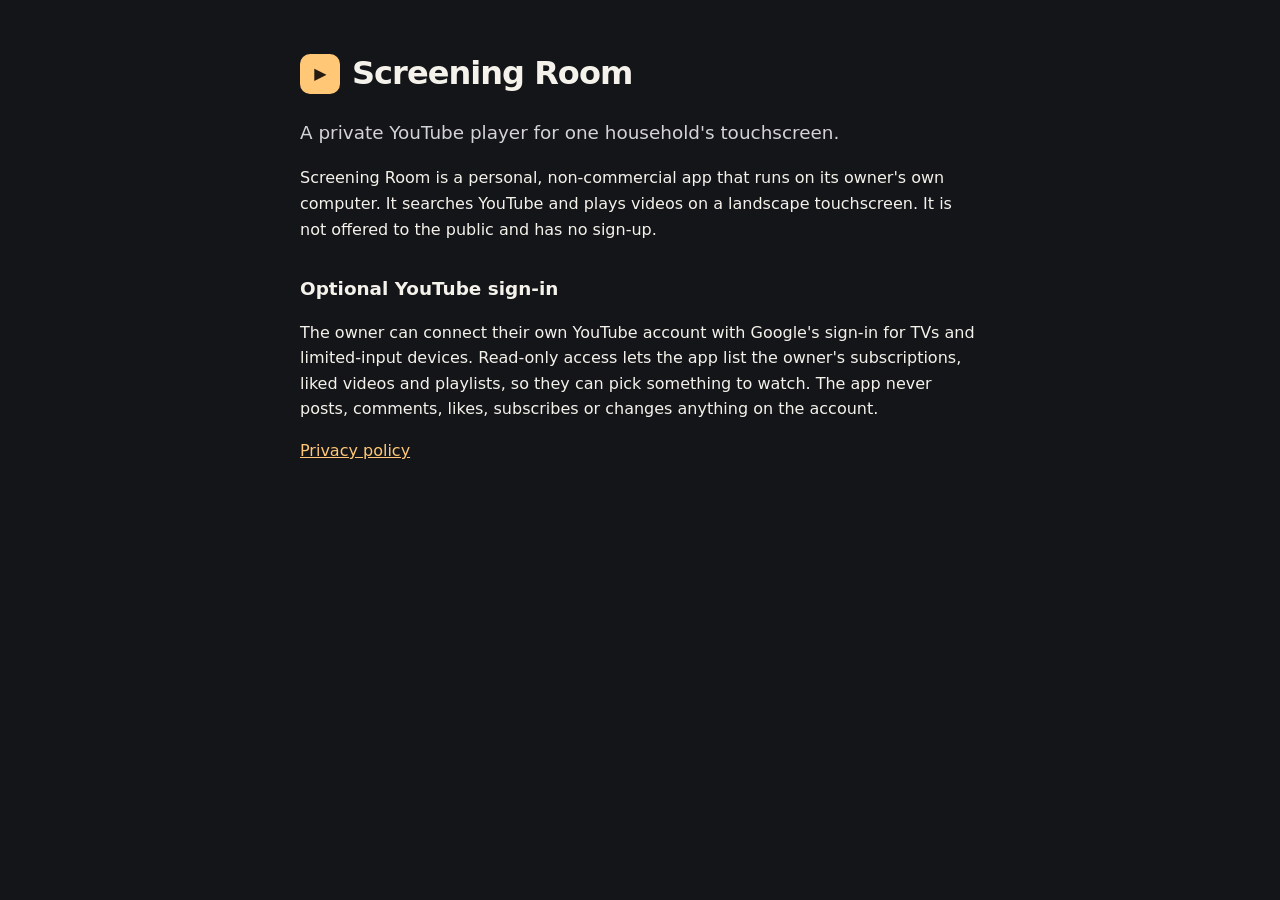
<file: index.html>
<!doctype html>
<html lang="en">
<head>
  <meta charset="utf-8">
  <meta name="viewport" content="width=device-width, initial-scale=1">
  <meta name="google-site-verification" content="o07p_ue4-HujMk4TBZagQ_uBNXEd383JUfaNVK00UEw">
  <title>Screening Room</title>
  <link rel="stylesheet" href="style.css">
</head>
<body>
  <main>
    <h1><span class="mark" aria-hidden="true">▶</span> Screening Room</h1>
    <p class="lead">A private YouTube player for one household's touchscreen.</p>
    <p>Screening Room is a personal, non-commercial app that runs on its owner's own computer. It searches YouTube and plays videos on a landscape touchscreen. It is not offered to the public and has no sign-up.</p>
    <h2>Optional YouTube sign-in</h2>
    <p>The owner can connect their own YouTube account with Google's sign-in for TVs and limited-input devices. Read-only access lets the app list the owner's subscriptions, liked videos and playlists, so they can pick something to watch. The app never posts, comments, likes, subscribes or changes anything on the account.</p>
    <p><a href="privacy.html">Privacy policy</a></p>
  </main>
</body>
</html>
</file>
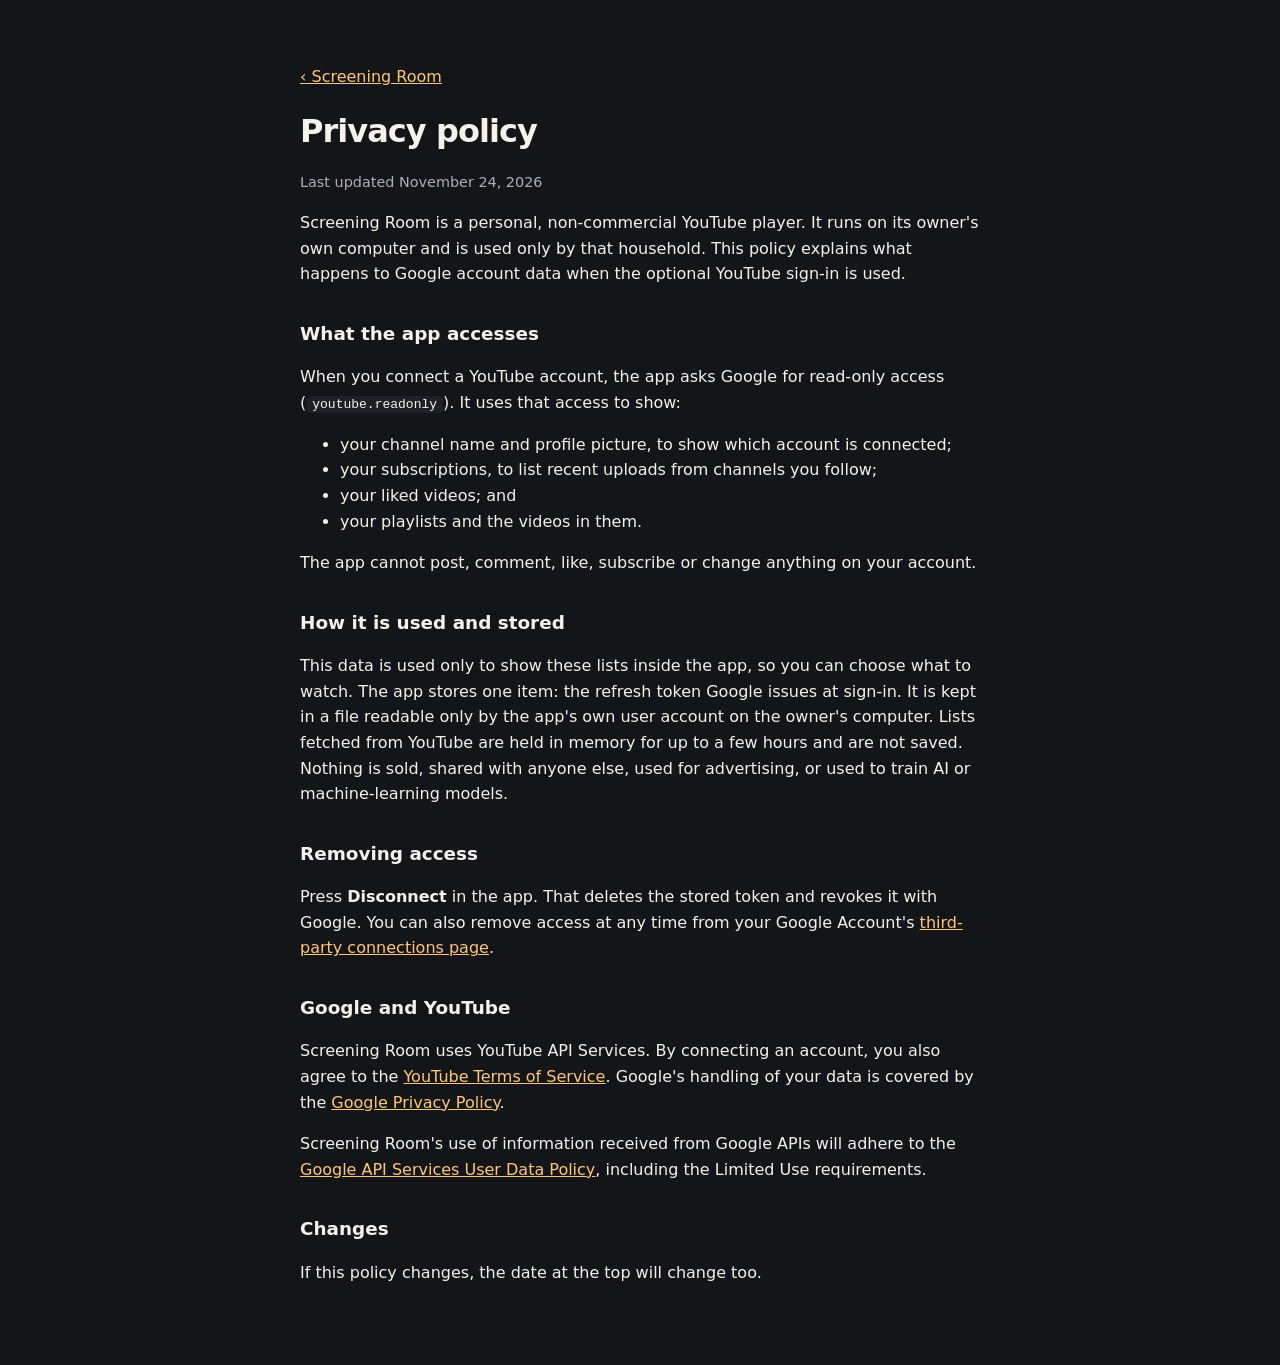
<file: privacy.html>
<!doctype html>
<html lang="en">
<head>
  <meta charset="utf-8">
  <meta name="viewport" content="width=device-width, initial-scale=1">
  <title>Privacy policy · Screening Room</title>
  <link rel="stylesheet" href="style.css">
</head>
<body>
  <main>
    <p><a href="./">‹ Screening Room</a></p>
    <h1>Privacy policy</h1>
    <p class="note">Last updated November 24, 2026</p>

    <p>Screening Room is a personal, non-commercial YouTube player. It runs on its owner's own computer and is used only by that household. This policy explains what happens to Google account data when the optional YouTube sign-in is used.</p>

    <h2>What the app accesses</h2>
    <p>When you connect a YouTube account, the app asks Google for read-only access (<code>youtube.readonly</code>). It uses that access to show:</p>
    <ul>
      <li>your channel name and profile picture, to show which account is connected;</li>
      <li>your subscriptions, to list recent uploads from channels you follow;</li>
      <li>your liked videos; and</li>
      <li>your playlists and the videos in them.</li>
    </ul>
    <p>The app cannot post, comment, like, subscribe or change anything on your account.</p>

    <h2>How it is used and stored</h2>
    <p>This data is used only to show these lists inside the app, so you can choose what to watch. The app stores one item: the refresh token Google issues at sign-in. It is kept in a file readable only by the app's own user account on the owner's computer. Lists fetched from YouTube are held in memory for up to a few hours and are not saved. Nothing is sold, shared with anyone else, used for advertising, or used to train AI or machine-learning models.</p>

    <h2>Removing access</h2>
    <p>Press <strong>Disconnect</strong> in the app. That deletes the stored token and revokes it with Google. You can also remove access at any time from your Google Account's <a href="https://myaccount.google.com/connections">third-party connections page</a>.</p>

    <h2>Google and YouTube</h2>
    <p>Screening Room uses YouTube API Services. By connecting an account, you also agree to the <a href="https://www.youtube.com/t/terms">YouTube Terms of Service</a>. Google's handling of your data is covered by the <a href="https://policies.google.com/privacy">Google Privacy Policy</a>.</p>
    <p>Screening Room's use of information received from Google APIs will adhere to the <a href="https://developers.google.com/terms/api-services-user-data-policy">Google API Services User Data Policy</a>, including the Limited Use requirements.</p>

    <h2>Changes</h2>
    <p>If this policy changes, the date at the top will change too.</p>
  </main>
</body>
</html>
</file>
<file: style.css>
:root { color-scheme: dark; font-family: "Avenir Next", "Segoe UI", system-ui, sans-serif; background: #131518; color: #f5f2eb; }
body { margin: 0; }
main { max-width: 680px; margin: 0 auto; padding: 48px 24px 64px; line-height: 1.6; }
h1 { display: flex; align-items: center; gap: 12px; font-size: 2rem; letter-spacing: -.03em; margin: 0 0 8px; }
h2 { font-size: 1.15rem; margin: 32px 0 8px; }
.mark { display: inline-grid; place-items: center; width: 40px; height: 40px; border-radius: 10px; background: #ffc776; color: #251b10; font-size: 1rem; }
.lead { font-size: 1.15rem; color: #d4d3d6; }
.note { color: #aeafb5; font-size: .9rem; }
a { color: #ffc776; }
code { background: #1d2024; padding: 1px 6px; border-radius: 5px; }
</file>
